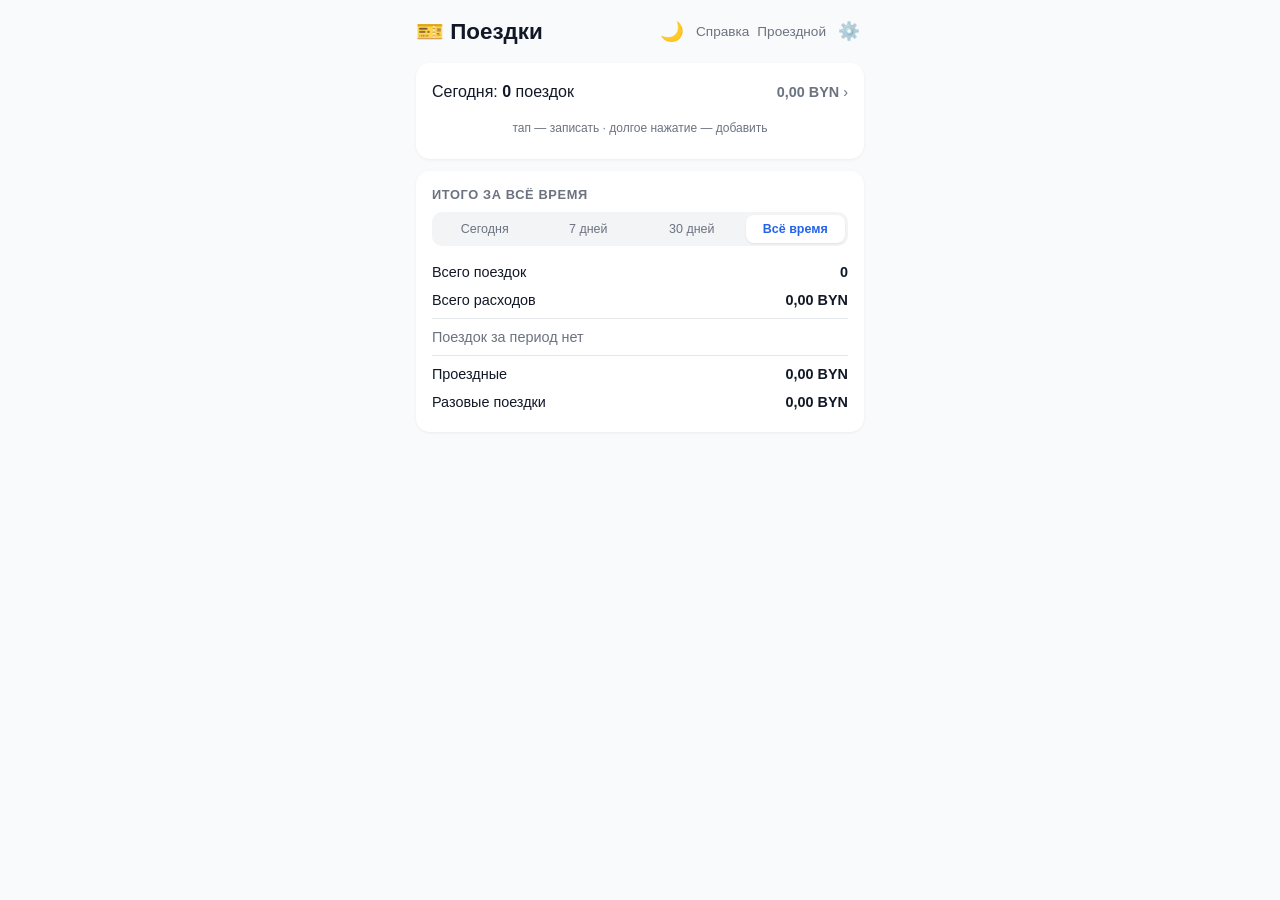
<file: index.html>
<!DOCTYPE html>
<html lang="ru">
<head>
    <meta charset="UTF-8">
    <meta name="viewport" content="width=device-width, initial-scale=1.0, user-scalable=no">
    <meta name="theme-color" content="#2563eb">
    <meta name="apple-mobile-web-app-capable" content="yes">
    <meta name="apple-mobile-web-app-status-bar-style" content="black-translucent">
    <title>Проездной</title>
    <meta http-equiv="Cache-Control" content="no-cache, no-store, must-revalidate">
    <meta http-equiv="Pragma" content="no-cache">
    <meta http-equiv="Expires" content="0">
    <link rel="manifest" href="manifest.json?v=13">
    <link rel="icon" href="data:image/svg+xml,<svg xmlns='http://www.w3.org/2000/svg' viewBox='0 0 100 100'><text y='.9em' font-size='90'>🎫</text></svg>">
    <link rel="stylesheet" href="style.css?v=13">
</head>
<body>
    <div id="app">
        <div class="screen active">
            <div class="header">
                <h1>🎫 Поездки</h1>
                <div class="header-buttons">
                    <button id="btn-theme" class="btn-theme">🌙</button>
                    <a href="help.html" class="btn-link">Справка</a>
                    <a href="pass.html" class="btn-link">Проездной</a>
                    <a href="setup.html" class="btn-header-settings">⚙️</a>
                </div>
            </div>

            <div id="pass-card" class="card pass-card hidden">
                <div id="pass-expired-banner" class="banner banner-warn hidden">Проездной истёк!</div>
                <div id="pass-lost-banner" class="banner banner-lost hidden">Проездной потерян</div>
                <div id="pass-info-text" class="pass-info-line"></div>
                <div class="progress-bar">
                    <div id="pass-progress-fill" class="progress-fill"></div>
                </div>
                <div id="pass-progress-text" class="pass-progress-text"></div>
                <div id="pass-remaining" class="pass-remaining"></div>
                <div id="pass-stats-line" class="pass-stats-line"></div>
            </div>

            <div class="card">
                <a href="journal.html" class="today-link">
                    <span>Сегодня: <strong id="today-trips">0</strong> <span id="today-trips-word">поездок</span></span>
                    <span class="today-expenses-wrap"><strong id="today-expenses">0.00 BYN</strong> ›</span>
                </a>
                <div id="trips-buttons" class="trips-buttons"></div>
                <div class="trips-hint">тап — записать · долгое нажатие — добавить</div>
            </div>

            <div class="card">
                <div class="card-title" id="stats-title">Итого</div>
                <div id="stats-period" class="period-switch">
                    <button class="period-btn" data-period="day">Сегодня</button>
                    <button class="period-btn" data-period="week">7 дней</button>
                    <button class="period-btn" data-period="month">30 дней</button>
                    <button class="period-btn" data-period="all">Всё время</button>
                </div>
                <div class="stat-row">
                    <span>Всего поездок</span>
                    <span><strong id="total-trips">0</strong></span>
                </div>
                <div class="stat-row">
                    <span>Всего расходов</span>
                    <span><strong id="total-expenses">0.00 BYN</strong></span>
                </div>
                <div class="stat-divider"></div>
                <div id="transport-stats"></div>
                <div class="stat-divider"></div>
                <div class="stat-row">
                    <span>Проездные</span>
                    <span><strong id="total-pass-expenses">0.00 BYN</strong></span>
                </div>
                <div class="stat-row">
                    <span>Разовые поездки</span>
                    <span><strong id="total-trip-expenses">0.00 BYN</strong></span>
                </div>
            </div>
        </div>

        <div id="trip-modal" class="modal">
            <div class="modal-content">
                <div class="modal-header">Добавление поездки</div>
                <div class="form-group">
                    <label>Время</label>
                    <input type="time" id="modal-time">
                </div>
                <div class="form-group">
                    <label>Транспорт</label>
                    <select id="modal-transport">
                        <option value="ground">🚌 Наземный</option>
                        <option value="metro">🚇 Метро</option>
                        <option value="carsharing">🚗 Каршеринг</option>
                        <option value="taxi">🚕 Такси</option>
                        <option value="scooter">🛴 Самокат</option>
                    </select>
                </div>
                <div class="form-group">
                    <label>Цена (BYN)</label>
                    <input type="number" id="modal-price" min="0" step="0.01">
                </div>
                <div class="form-group">
                    <label>Способ оплаты</label>
                    <select id="modal-payment"></select>
                </div>
                <div class="modal-buttons">
                    <button id="modal-cancel" class="btn-modal btn-modal-cancel">Отмена</button>
                    <button id="modal-save" class="btn-modal btn-modal-save">Сохранить</button>
                </div>
            </div>
        </div>
    </div>
    <script src="app.js?v=13"></script>
</body>
</html>
</file>
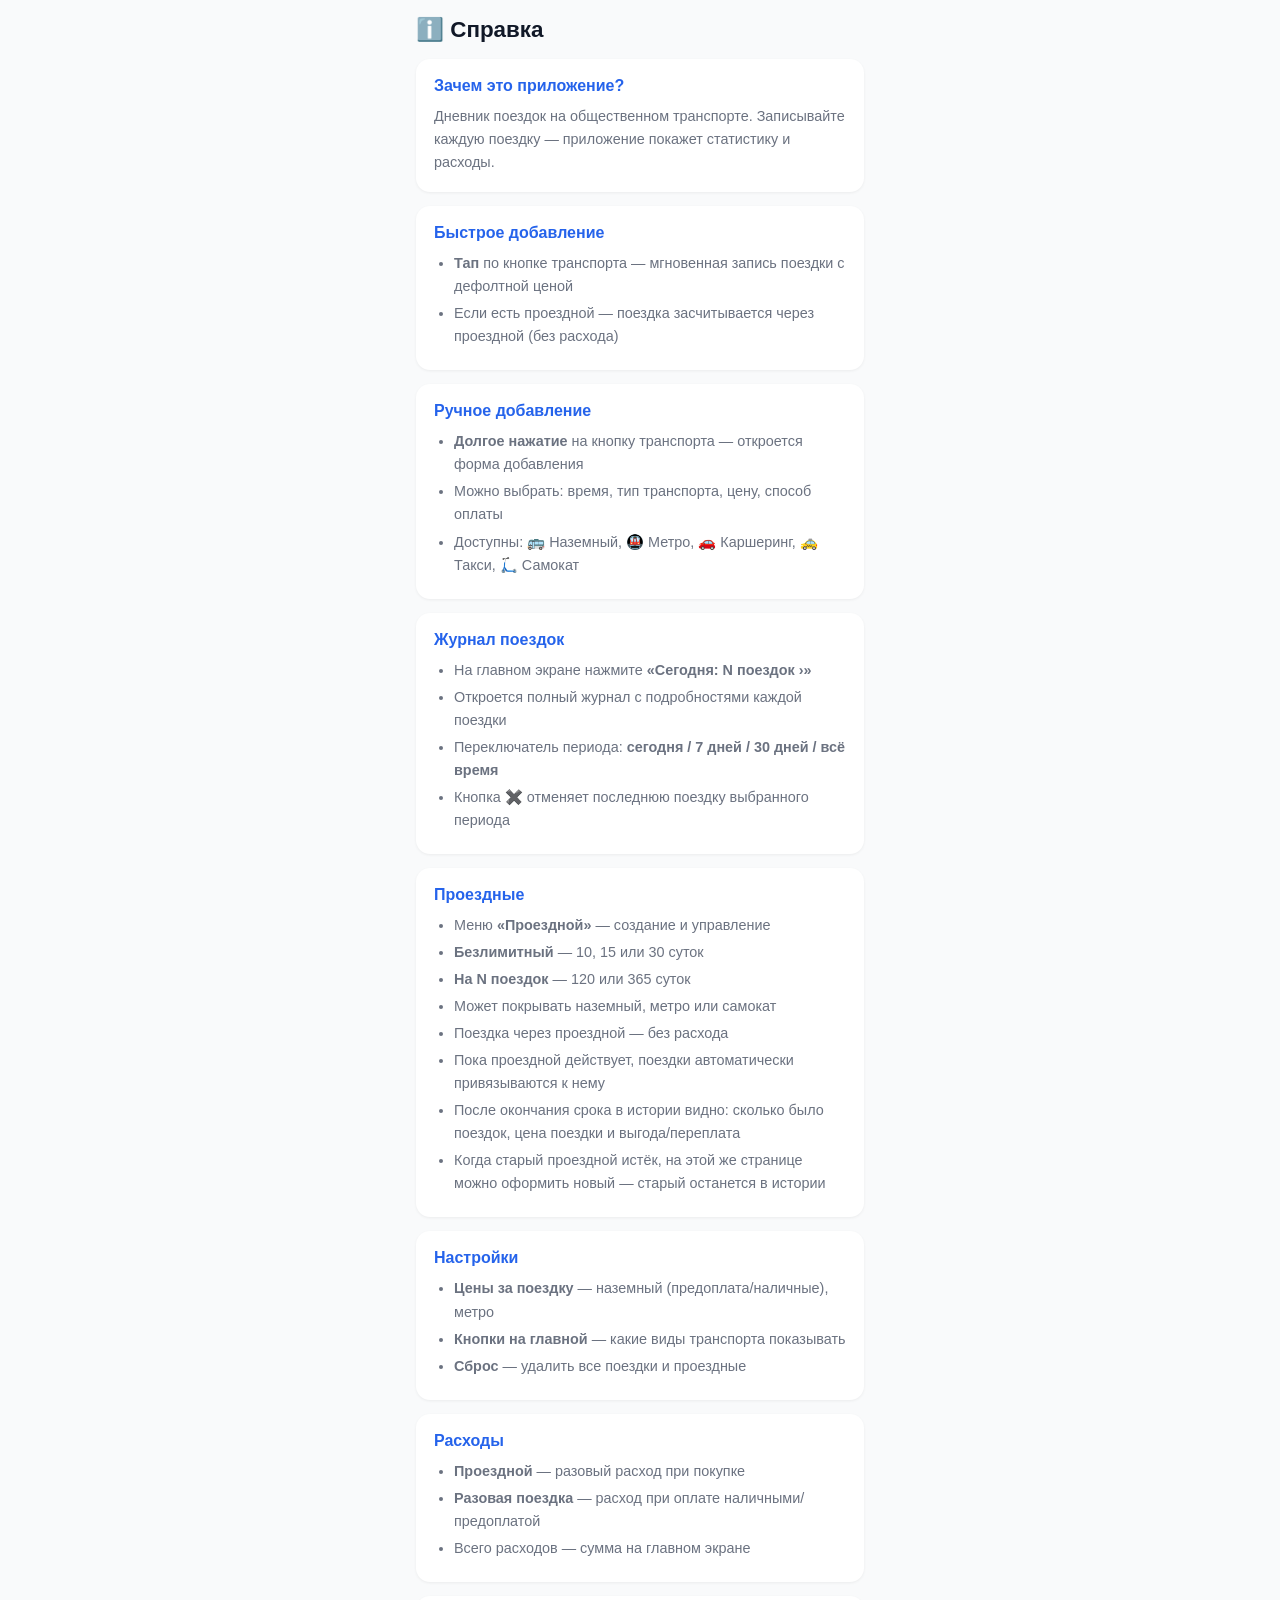
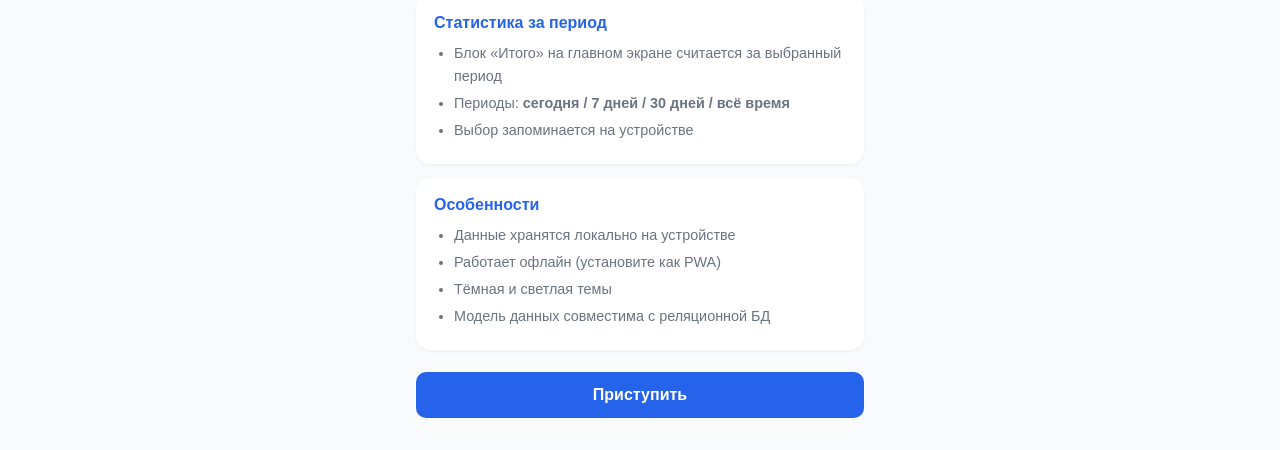
<file: help.html>
<!DOCTYPE html>
<html lang="ru">
<head>
    <meta charset="UTF-8">
    <meta name="viewport" content="width=device-width, initial-scale=1.0, user-scalable=no">
    <meta name="theme-color" content="#2563eb">
    <meta name="apple-mobile-web-app-capable" content="yes">
    <title>Справка</title>
    <link rel="manifest" href="manifest.json?v=13">
    <link rel="stylesheet" href="style.css?v=13">
    <style>
        .help-card {
            background: var(--card-bg);
            border-radius: 14px;
            padding: 18px;
            margin-bottom: 14px;
            box-shadow: 0 1px 3px rgba(0,0,0,0.06);
        }
        .help-card h3 {
            font-size: 1rem;
            margin-bottom: 10px;
            color: var(--blue);
        }
        .help-card p, .help-card li {
            font-size: 0.9rem;
            color: var(--text-secondary);
            line-height: 1.6;
        }
        .help-card ul {
            padding-left: 20px;
            margin-top: 6px;
        }
        .help-card li {
            margin-bottom: 4px;
        }
        .help-start {
            width: 100%;
            padding: 14px;
            background: var(--blue);
            color: white;
            border: none;
            border-radius: 10px;
            font-size: 1rem;
            font-weight: 600;
            cursor: pointer;
            margin-top: 8px;
        }
    </style>
</head>
<body>
    <div id="app">
        <div class="screen active">
            <div id="back-wrap">
                <a href="index.html" class="back-link" style="display:inline-block;margin-bottom:16px;color:var(--blue);text-decoration:none;font-size:0.9rem">← Назад</a>
            </div>
            <h1>ℹ️ Справка</h1>

            <div class="help-card">
                <h3>Зачем это приложение?</h3>
                <p>Дневник поездок на общественном транспорте. Записывайте каждую поездку — приложение покажет статистику и расходы.</p>
            </div>

            <div class="help-card">
                <h3>Быстрое добавление</h3>
                <ul>
                    <li><strong>Тап</strong> по кнопке транспорта — мгновенная запись поездки с дефолтной ценой</li>
                    <li>Если есть проездной — поездка засчитывается через проездной (без расхода)</li>
                </ul>
            </div>

            <div class="help-card">
                <h3>Ручное добавление</h3>
                <ul>
                    <li><strong>Долгое нажатие</strong> на кнопку транспорта — откроется форма добавления</li>
                    <li>Можно выбрать: время, тип транспорта, цену, способ оплаты</li>
                    <li>Доступны: 🚌 Наземный, 🚇 Метро, 🚗 Каршеринг, 🚕 Такси, 🛴 Самокат</li>
                </ul>
            </div>

            <div class="help-card">
                <h3>Журнал поездок</h3>
                <ul>
                    <li>На главном экране нажмите <strong>«Сегодня: N поездок ›»</strong></li>
                    <li>Откроется полный журнал с подробностями каждой поездки</li>
                    <li>Переключатель периода: <strong>сегодня / 7 дней / 30 дней / всё время</strong></li>
                    <li>Кнопка <strong>✖️</strong> отменяет последнюю поездку выбранного периода</li>
                </ul>
            </div>

            <div class="help-card">
                <h3>Проездные</h3>
                <ul>
                    <li>Меню <strong>«Проездной»</strong> — создание и управление</li>
                    <li><strong>Безлимитный</strong> — 10, 15 или 30 суток</li>
                    <li><strong>На N поездок</strong> — 120 или 365 суток</li>
                    <li>Может покрывать наземный, метро или самокат</li>
                    <li>Поездка через проездной — без расхода</li>
                    <li>Пока проездной действует, поездки автоматически привязываются к нему</li>
                    <li>После окончания срока в истории видно: сколько было поездок, цена поездки и выгода/переплата</li>
                    <li>Когда старый проездной истёк, на этой же странице можно оформить новый — старый останется в истории</li>
                </ul>
            </div>

            <div class="help-card">
                <h3>Настройки</h3>
                <ul>
                    <li><strong>Цены за поездку</strong> — наземный (предоплата/наличные), метро</li>
                    <li><strong>Кнопки на главной</strong> — какие виды транспорта показывать</li>
                    <li><strong>Сброс</strong> — удалить все поездки и проездные</li>
                </ul>
            </div>

            <div class="help-card">
                <h3>Расходы</h3>
                <ul>
                    <li><strong>Проездной</strong> — разовый расход при покупке</li>
                    <li><strong>Разовая поездка</strong> — расход при оплате наличными/предоплатой</li>
                    <li>Всего расходов — сумма на главном экране</li>
                </ul>
            </div>

            <div class="help-card">
                <h3>Статистика за период</h3>
                <ul>
                    <li>Блок «Итого» на главном экране считается за выбранный период</li>
                    <li>Периоды: <strong>сегодня / 7 дней / 30 дней / всё время</strong></li>
                    <li>Выбор запоминается на устройстве</li>
                </ul>
            </div>

            <div class="help-card">
                <h3>Особенности</h3>
                <ul>
                    <li>Данные хранятся локально на устройстве</li>
                    <li>Работает офлайн (установите как PWA)</li>
                    <li>Тёмная и светлая темы</li>
                    <li>Модель данных совместима с реляционной БД</li>
                </ul>
            </div>

            <button id="btn-start" class="help-start hidden">Приступить</button>
        </div>
    </div>
    <script>
        (function() {
            const THEME_KEY = 'transit_theme';
            const HELP_KEY = 'transit_help_seen';
            const saved = localStorage.getItem(THEME_KEY) || 'light';
            document.documentElement.setAttribute('data-theme', saved);

            const btn = document.getElementById('btn-start');
            const backWrap = document.getElementById('back-wrap');

            if (!localStorage.getItem(HELP_KEY)) {
                btn.classList.remove('hidden');
                backWrap.classList.add('hidden');
                btn.addEventListener('click', function() {
                    localStorage.setItem(HELP_KEY, '1');
                    window.location.href = 'index.html';
                });
            }

            document.getElementById('btn-theme').addEventListener('click', function() {
                const current = document.documentElement.getAttribute('data-theme');
                const next = current === 'dark' ? 'light' : 'dark';
                localStorage.setItem(THEME_KEY, next);
                document.documentElement.setAttribute('data-theme', next);
                this.textContent = next === 'dark' ? '☀️' : '🌙';
            });
        })();
    </script>
</body>
</html>
</file>
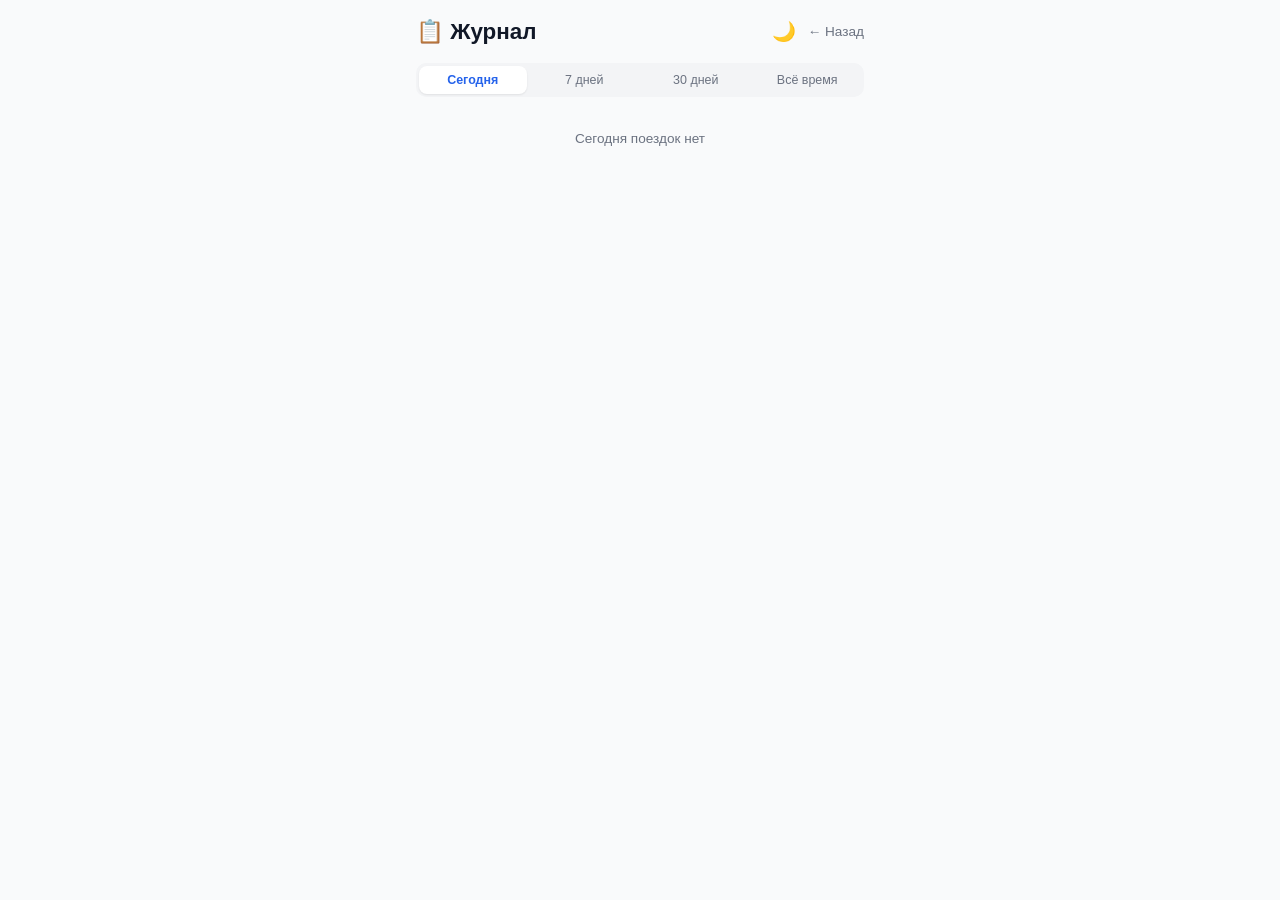
<file: journal.html>
<!DOCTYPE html>
<html lang="ru">
<head>
    <meta charset="UTF-8">
    <meta name="viewport" content="width=device-width, initial-scale=1.0, user-scalable=no">
    <meta name="theme-color" content="#2563eb">
    <meta name="apple-mobile-web-app-capable" content="yes">
    <title>Журнал поездок</title>
    <link rel="manifest" href="manifest.json?v=13">
    <link rel="icon" href="data:image/svg+xml,<svg xmlns='http://www.w3.org/2000/svg' viewBox='0 0 100 100'><text y='.9em' font-size='90'>🎫</text></svg>">
    <meta http-equiv="Cache-Control" content="no-cache, no-store, must-revalidate">
    <meta http-equiv="Pragma" content="no-cache">
    <meta http-equiv="Expires" content="0">
    <link rel="stylesheet" href="style.css?v=13">
</head>
<body>
    <div id="app">
        <div class="screen active">
            <div class="header">
                <h1>📋 Журнал</h1>
                <div class="header-buttons">
                    <button id="btn-theme" class="btn-theme">🌙</button>
                    <a href="index.html" class="btn-link">← Назад</a>
                </div>
            </div>

            <div id="journal-period" class="period-switch">
                <button class="period-btn" data-period="day">Сегодня</button>
                <button class="period-btn" data-period="week">7 дней</button>
                <button class="period-btn" data-period="month">30 дней</button>
                <button class="period-btn" data-period="all">Всё время</button>
            </div>

            <div id="journal-summary" class="journal-summary"></div>

            <button id="btn-undo" class="btn-undo-inline hidden">✖️ отменить последнюю поездку</button>

            <div id="journal-empty" class="no-trips">Пока нет поездок</div>
            <div id="journal-list" class="card hidden"></div>
        </div>
    </div>
    <script src="journal.js?v=13"></script>
</body>
</html>
</file>
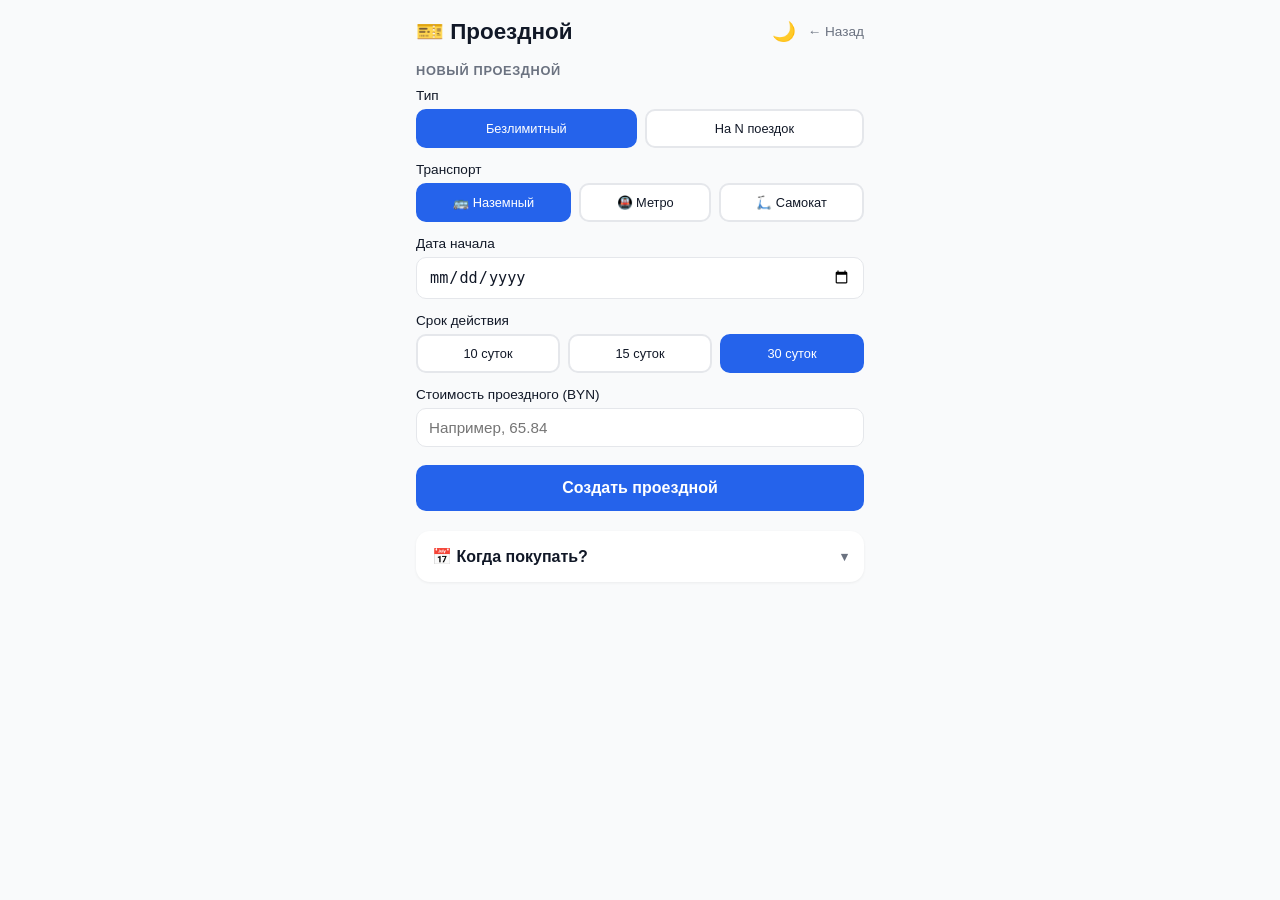
<file: pass.html>
<!DOCTYPE html>
<html lang="ru">
<head>
    <meta charset="UTF-8">
    <meta name="viewport" content="width=device-width, initial-scale=1.0, user-scalable=no">
    <meta name="theme-color" content="#2563eb">
    <meta name="apple-mobile-web-app-capable" content="yes">
    <title>Проездной</title>
    <link rel="manifest" href="manifest.json?v=13">
    <link rel="icon" href="data:image/svg+xml,<svg xmlns='http://www.w3.org/2000/svg' viewBox='0 0 100 100'><text y='.9em' font-size='90'>🎫</text></svg>">
    <meta http-equiv="Cache-Control" content="no-cache, no-store, must-revalidate">
    <meta http-equiv="Pragma" content="no-cache">
    <meta http-equiv="Expires" content="0">
    <link rel="stylesheet" href="style.css?v=13">
</head>
<body>
    <div id="app">
        <div class="screen active">
            <div class="header">
                <h1>🎫 Проездной</h1>
                <div class="header-buttons">
                    <button id="btn-theme" class="btn-theme">🌙</button>
                    <a href="index.html" class="btn-link">← Назад</a>
                </div>
            </div>

            <div id="pass-active-card" class="card hidden">
                <div id="pass-expired-banner" class="banner banner-warn hidden">Проездной истёк!</div>
                <div id="pass-lost-banner" class="banner banner-lost hidden">Проездной потерян</div>
                <div class="pass-header-row">
                    <div id="pass-info-text" class="pass-info-line"></div>
                    <button id="btn-pass-settings" class="btn-pass-settings hidden">⚙️</button>
                </div>
                <div class="progress-bar">
                    <div id="pass-progress-fill" class="progress-fill"></div>
                </div>
                <div id="pass-progress-text" class="pass-progress-text"></div>
                <div id="pass-remaining" class="pass-remaining"></div>
                <div id="pass-trips-stats" class="pass-stats-line"></div>
                <div id="pass-settings-menu" class="pass-settings-menu hidden">
                    <button id="btn-lose-pass" class="pass-settings-item pass-settings-lost">Потерян</button>
                    <button id="btn-restore-pass" class="pass-settings-item pass-settings-restore hidden">Восстановить</button>
                    <button id="btn-delete-pass" class="pass-settings-item pass-settings-delete">Удалить</button>
                </div>
            </div>

            <div id="pass-create-section">
                <div class="section-title">Новый проездной</div>

                <div class="form-group">
                    <label>Тип</label>
                    <div class="pass-type-buttons">
                        <button class="pass-type-btn selected" data-type="unlimited">Безлимитный</button>
                        <button class="pass-type-btn" data-type="fixed">На N поездок</button>
                    </div>
                </div>

                <div class="form-group">
                    <label>Транспорт</label>
                    <div class="transport-buttons">
                        <button class="transport-btn selected" data-transport="ground">🚌 Наземный</button>
                        <button class="transport-btn" data-transport="metro">🚇 Метро</button>
                        <button class="transport-btn" data-transport="scooter">🛴 Самокат</button>
                    </div>
                </div>

                <div class="form-group">
                    <label>Дата начала</label>
                    <input type="date" id="start-date">
                </div>

                <div id="duration-unlimited" class="form-group">
                    <label>Срок действия</label>
                    <div class="duration-buttons">
                        <button class="duration-btn" data-days="10">10 суток</button>
                        <button class="duration-btn" data-days="15">15 суток</button>
                        <button class="duration-btn selected" data-days="30">30 суток</button>
                    </div>
                </div>

                <div id="duration-fixed" class="form-group hidden">
                    <label>Срок действия</label>
                    <div class="duration-buttons">
                        <button class="duration-btn" data-days="120">120 суток</button>
                        <button class="duration-btn" data-days="365">365 суток</button>
                    </div>
                </div>

                <div id="total-trips-group" class="form-group hidden">
                    <label>Количество поездок</label>
                    <input type="number" id="total-trips-input" placeholder="Например, 60" min="1">
                </div>

                <div class="form-group">
                    <label>Стоимость проездного (BYN)</label>
                    <input type="number" id="pass-price" placeholder="Например, 65.84" min="0.01" step="0.01">
                </div>

                <button id="btn-create-pass" class="btn-primary">Создать проездной</button>

                <div class="card" id="plan-card" style="margin-top:12px">
                    <div class="calc-summary" id="plan-header">
                        <span>📅 Когда покупать?</span>
                        <span class="calc-expand">▾</span>
                    </div>
                    <div class="calc-details hidden" id="plan-dates"></div>
                </div>
            </div>

            <div id="pass-history-section" class="hidden">
                <div class="section-title" style="margin-top: 24px;">История</div>
                <div id="pass-history-list" class="card"></div>
            </div>
        </div>
    </div>
    <script src="pass.js?v=13"></script>
</body>
</html>
</file>
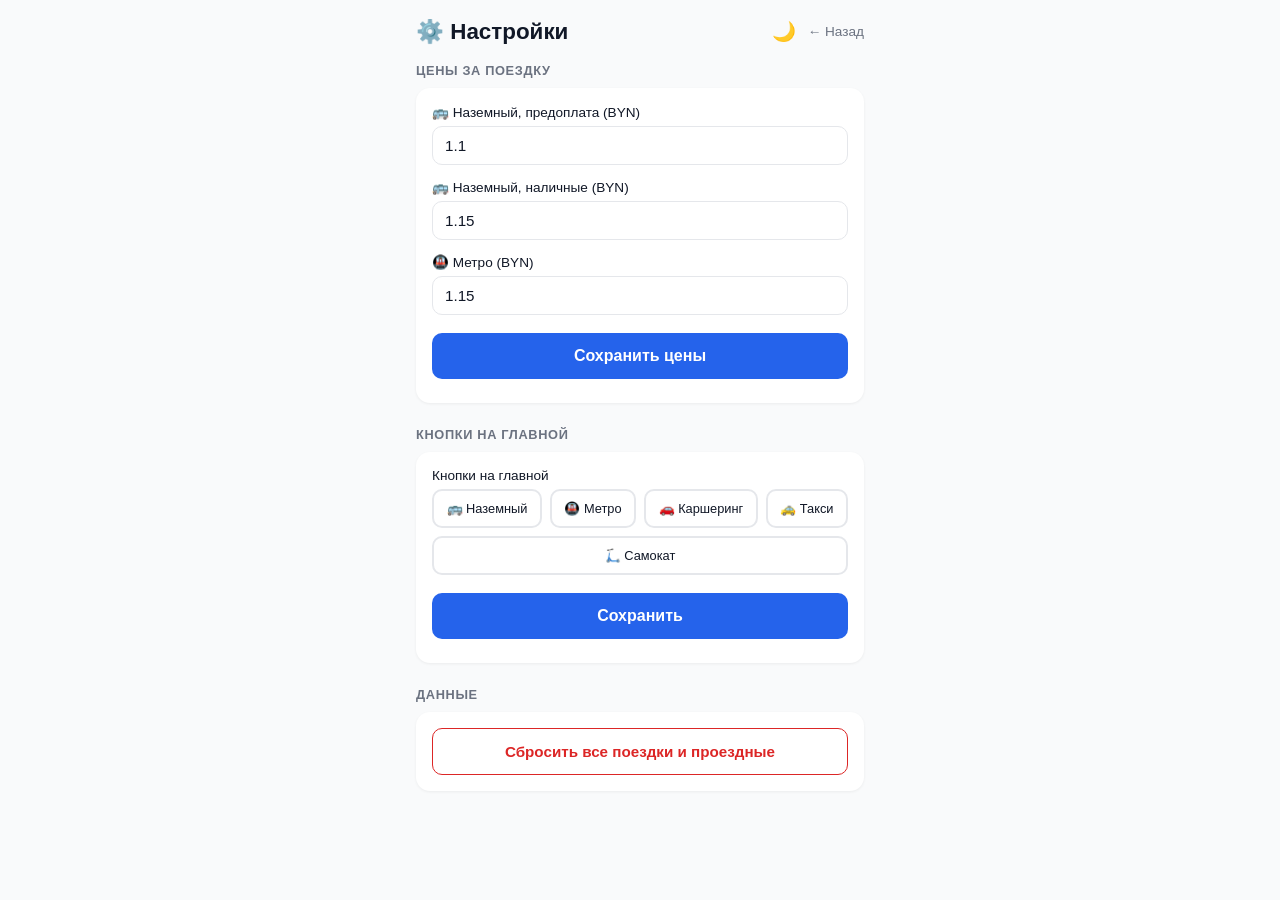
<file: setup.html>
<!DOCTYPE html>
<html lang="ru">
<head>
    <meta charset="UTF-8">
    <meta name="viewport" content="width=device-width, initial-scale=1.0, user-scalable=no">
    <meta name="theme-color" content="#2563eb">
    <meta name="apple-mobile-web-app-capable" content="yes">
    <title>Настройки</title>
    <link rel="manifest" href="manifest.json?v=13">
    <link rel="icon" href="data:image/svg+xml,<svg xmlns='http://www.w3.org/2000/svg' viewBox='0 0 100 100'><text y='.9em' font-size='90'>🎫</text></svg>">
    <meta http-equiv="Cache-Control" content="no-cache, no-store, must-revalidate">
    <meta http-equiv="Pragma" content="no-cache">
    <meta http-equiv="Expires" content="0">
    <link rel="stylesheet" href="style.css?v=13">
</head>
<body>
    <div id="app">
        <div class="screen active">
            <div class="header">
                <h1>⚙️ Настройки</h1>
                <div class="header-buttons">
                    <button id="btn-theme" class="btn-theme">🌙</button>
                    <a href="index.html" class="btn-link">← Назад</a>
                </div>
            </div>

            <div class="section-title">Цены за поездку</div>

            <div class="card">
                <div class="form-group">
                    <label>🚌 Наземный, предоплата (BYN)</label>
                    <input type="number" id="price-ground-prepaid" min="0" step="0.01">
                </div>
                <div class="form-group">
                    <label>🚌 Наземный, наличные (BYN)</label>
                    <input type="number" id="price-ground-cash" min="0" step="0.01">
                </div>
                <div class="form-group">
                    <label>🚇 Метро (BYN)</label>
                    <input type="number" id="price-metro" min="0" step="0.01">
                </div>
                <button id="btn-save-prices" class="btn-primary">Сохранить цены</button>
            </div>

            <div class="section-title" style="margin-top: 24px;">Кнопки на главной</div>

            <div class="card">
                <div class="form-group">
                    <label>Кнопки на главной</label>
                    <div class="transport-buttons" id="optional-transports">
                        <button class="transport-btn" data-transport="ground">🚌 Наземный</button>
                        <button class="transport-btn" data-transport="metro">🚇 Метро</button>
                        <button class="transport-btn" data-transport="carsharing">🚗 Каршеринг</button>
                        <button class="transport-btn" data-transport="taxi">🚕 Такси</button>
                        <button class="transport-btn" data-transport="scooter">🛴 Самокат</button>
                    </div>
                </div>
                <button id="btn-save-transports" class="btn-primary">Сохранить</button>
            </div>

            <div class="section-title" style="margin-top: 24px;">Данные</div>

            <div class="card">
                <button id="btn-reset" class="btn-reset">Сбросить все поездки и проездные</button>
            </div>
        </div>
    </div>
    <script src="setup.js?v=13"></script>
</body>
</html>
</file>
<file: style.css>
* {
    margin: 0;
    padding: 0;
    box-sizing: border-box;
}

.hidden {
    display: none !important;
}

:root {
    --blue: #2563eb;
    --green: #16a34a;
    --red: #dc2626;
    --gray: #6b7280;
    --yellow: #f59e0b;
    --light-gray: #f3f4f6;
    --border: #e5e7eb;
    --bg: #f9fafb;
    --card-bg: #ffffff;
    --text: #111827;
    --text-secondary: #6b7280;
}

[data-theme="dark"] {
    --blue: #3b82f6;
    --green: #22c55e;
    --red: #ef4444;
    --gray: #9ca3af;
    --yellow: #fbbf24;
    --light-gray: #374151;
    --border: #4b5563;
    --bg: #111827;
    --card-bg: #1f2937;
    --text: #f9fafb;
    --text-secondary: #9ca3af;
}

body {
    font-family: -apple-system, BlinkMacSystemFont, 'Segoe UI', Roboto, sans-serif;
    background: var(--bg);
    color: var(--text);
    min-height: 100dvh;
    -webkit-tap-highlight-color: transparent;
}

#app {
    max-width: 480px;
    margin: 0 auto;
    padding: 16px;
    padding-bottom: 32px;
}

.screen {
    display: none;
}

.screen.active {
    display: block;
}

h1 {
    font-size: 1.4rem;
    margin-bottom: 16px;
}

.header {
    display: flex;
    justify-content: space-between;
    align-items: center;
    gap: 8px;
    flex-wrap: wrap;
    margin-bottom: 16px;
}

.header-buttons {
    display: flex;
    align-items: center;
    flex-wrap: wrap;
    justify-content: flex-end;
    gap: 8px;
    margin-left: auto;
}

.header h1 {
    margin-bottom: 0;
    white-space: nowrap;
    flex-shrink: 0;
    font-size: clamp(1.15rem, 5.2vw, 1.4rem);
}

@media (max-width: 400px) {
    .header {
        gap: 4px 8px;
    }

    .header-buttons {
        gap: 6px;
    }

    .btn-link {
        font-size: 0.8rem;
    }
}

.btn-link {
    background: none;
    border: none;
    color: var(--text-secondary);
    font-size: 0.85rem;
    cursor: pointer;
    text-decoration: none;
}

.btn-theme {
    background: none;
    border: none;
    font-size: 1.2rem;
    cursor: pointer;
    padding: 4px;
}

.btn-header-settings {
    background: none;
    border: none;
    font-size: 1.1rem;
    cursor: pointer;
    padding: 2px 4px;
    text-decoration: none;
    opacity: 0.6;
    transition: opacity 0.15s;
}

.btn-header-settings:hover {
    opacity: 1;
}

.section-title {
    font-size: 0.8rem;
    font-weight: 600;
    text-transform: uppercase;
    letter-spacing: 0.05em;
    color: var(--text-secondary);
    margin-bottom: 10px;
}

.card {
    background: var(--card-bg);
    border-radius: 14px;
    padding: 16px;
    margin-bottom: 12px;
    box-shadow: 0 1px 3px rgba(0,0,0,0.06);
}

.card-title {
    font-size: 0.8rem;
    font-weight: 600;
    text-transform: uppercase;
    letter-spacing: 0.05em;
    color: var(--text-secondary);
    margin-bottom: 10px;
}

.period-switch {
    display: flex;
    gap: 4px;
    background: var(--light-gray);
    border-radius: 10px;
    padding: 3px;
    margin-bottom: 12px;
}

.period-btn {
    flex: 1 1 0;
    border: none;
    background: none;
    color: var(--text-secondary);
    font-family: inherit;
    font-size: 0.78rem;
    font-weight: 500;
    padding: 7px 2px;
    border-radius: 8px;
    cursor: pointer;
    white-space: nowrap;
    transition: background 0.15s, color 0.15s;
}

.period-btn.selected {
    background: var(--card-bg);
    color: var(--blue);
    font-weight: 600;
    box-shadow: 0 1px 2px rgba(0,0,0,0.08);
}

.stat-empty {
    color: var(--text-secondary);
    font-size: 0.85rem;
}

.banner {
    padding: 10px 14px;
    border-radius: 10px;
    text-align: center;
    font-weight: 600;
    font-size: 0.9rem;
    margin-bottom: 12px;
}

.banner-warn {
    background: #fef3c7;
    color: #92400e;
}

.banner-lost {
    background: #fee2e2;
    color: #991b1b;
}

[data-theme="dark"] .banner-warn {
    background: #451a03;
    color: #fbbf24;
}

[data-theme="dark"] .banner-lost {
    background: #450a0a;
    color: #fca5a5;
}

.pass-card .pass-info-line {
    text-align: center;
    font-size: 0.95rem;
    font-weight: 600;
    margin-bottom: 10px;
}

.progress-bar {
    width: 100%;
    height: 8px;
    background: var(--light-gray);
    border-radius: 4px;
    overflow: hidden;
    margin-bottom: 8px;
}

.progress-fill {
    height: 100%;
    background: var(--blue);
    border-radius: 4px;
    transition: width 0.3s;
    width: 0%;
}

.pass-progress-text {
    text-align: center;
    font-size: 0.85rem;
    font-weight: 600;
    margin-bottom: 4px;
}

.pass-remaining {
    text-align: center;
    font-size: 0.8rem;
    color: var(--text-secondary);
    margin-bottom: 10px;
}

.pass-stats-line {
    text-align: center;
    font-size: 0.78rem;
    color: var(--text-secondary);
    line-height: 1.4;
    margin-bottom: 10px;
    padding-top: 8px;
    border-top: 1px solid var(--border);
}

.pass-history-item {
    padding: 12px 0;
    border-top: 1px solid var(--border);
}

.pass-history-item:first-child {
    padding-top: 0;
    border-top: none;
}

.pass-history-item:last-child {
    padding-bottom: 0;
}

.pass-history-dates,
.pass-history-status {
    font-size: 0.8rem;
    color: var(--text-secondary);
}

.pass-history-stats {
    display: flex;
    justify-content: space-between;
    gap: 8px;
    flex-wrap: wrap;
    font-size: 0.8rem;
    color: var(--text-secondary);
    padding-top: 6px;
}

.saving-good {
    color: var(--green);
    font-weight: 600;
}

.saving-bad {
    color: var(--red);
    font-weight: 600;
}

.pass-header-row {
    display: flex;
    justify-content: space-between;
    align-items: center;
    margin-bottom: 10px;
}

.pass-header-row .pass-info-line {
    text-align: left;
    margin-bottom: 0;
}

.btn-pass-settings {
    background: none;
    border: none;
    font-size: 1.1rem;
    cursor: pointer;
    padding: 2px 4px;
    opacity: 0.5;
    transition: opacity 0.15s;
}

.btn-pass-settings:hover {
    opacity: 1;
}

.pass-settings-menu {
    display: flex;
    flex-direction: column;
    gap: 4px;
    margin-top: 10px;
    padding-top: 10px;
    border-top: 1px solid var(--border);
}

.pass-settings-item {
    width: 100%;
    padding: 10px;
    border: none;
    border-radius: 8px;
    background: none;
    text-align: left;
    font-size: 0.9rem;
    cursor: pointer;
    transition: background 0.15s;
}

.pass-settings-item:active {
    background: var(--light-gray);
}

.pass-settings-lost {
    color: var(--red);
}

.pass-settings-restore {
    color: var(--green);
}

.pass-settings-delete {
    color: var(--red);
}

.btn-pass-action {
    padding: 6px 14px;
    border: 1px solid var(--border);
    border-radius: 8px;
    background: var(--card-bg);
    color: var(--text-secondary);
    font-size: 0.8rem;
    cursor: pointer;
}

.btn-pass-lost {
    color: var(--red);
    border-color: var(--red);
}

.btn-pass-restore {
    color: var(--green);
    border-color: var(--green);
}

.btn-pass-delete {
    color: var(--red);
    border-color: var(--red);
}

.trips-today {
    display: flex;
    justify-content: space-between;
    align-items: center;
    font-size: 0.95rem;
    margin-bottom: 12px;
}

.trips-buttons {
    display: flex;
    flex-wrap: wrap;
    gap: 10px;
    margin-bottom: 8px;
}

.btn-trip-add {
    flex: 1 1 auto;
    display: flex;
    align-items: center;
    justify-content: center;
    padding: 18px 12px;
    border: 2px solid var(--blue);
    border-radius: 14px;
    background: var(--card-bg);
    color: var(--blue);
    font-size: 1.1rem;
    font-weight: 600;
    cursor: pointer;
    transition: all 0.15s;
    user-select: none;
    -webkit-user-select: none;
}

.btn-trip-add:active {
    background: var(--blue);
    color: white;
}

.trips-hint {
    text-align: center;
    font-size: 0.75rem;
    color: var(--text-secondary);
    margin-bottom: 8px;
}

.btn-undo-inline {
    background: none;
    border: none;
    color: var(--red);
    font-size: 0.85rem;
    cursor: pointer;
    padding: 6px;
    display: block;
    margin: 0 auto;
}

.journal-list {
    display: flex;
    flex-direction: column;
    gap: 2px;
}

.journal-summary {
    display: flex;
    justify-content: space-between;
    align-items: baseline;
    gap: 8px;
    font-size: 0.9rem;
    color: var(--text-secondary);
    padding: 0 2px 10px;
    flex-wrap: wrap;
}

.journal-summary strong {
    color: var(--text);
}

.journal-summary-pass {
    color: var(--text-secondary);
    font-size: 0.8rem;
}

.journal-day-title {
    font-size: 0.75rem;
    font-weight: 600;
    text-transform: uppercase;
    letter-spacing: 0.04em;
    color: var(--text-secondary);
    padding: 12px 0 4px;
    border-bottom: 1px solid var(--border);
}

.journal-day-title:first-child {
    padding-top: 0;
}

.journal-row {
    display: grid;
    grid-template-columns: 50px 1fr 80px 70px;
    gap: 6px;
    padding: 8px 0;
    font-size: 0.85rem;
    border-bottom: 1px solid var(--light-gray);
    align-items: center;
}

.journal-row:last-child {
    border-bottom: none;
}

.journal-time {
    color: var(--text-secondary);
}

.journal-transport {
    font-weight: 500;
}

.journal-payment {
    color: var(--text-secondary);
    font-size: 0.8rem;
}

.journal-price {
    text-align: right;
    font-weight: 500;
}

.no-trips {
    text-align: center;
    color: var(--text-secondary);
    font-size: 0.85rem;
    padding: 12px 0;
}

.today-link {
    display: flex;
    justify-content: space-between;
    align-items: center;
    font-size: 1rem;
    color: var(--text);
    text-decoration: none;
    padding: 4px 0 12px;
}

.today-expenses-wrap {
    color: var(--text-secondary);
    font-size: 0.9rem;
}

.stat-row {
    display: flex;
    justify-content: space-between;
    padding: 6px 0;
    font-size: 0.9rem;
}

.stat-divider {
    height: 1px;
    background: var(--border);
    margin: 4px 0;
}

.modal {
    display: none;
    position: fixed;
    inset: 0;
    background: rgba(0,0,0,0.4);
    z-index: 100;
    align-items: flex-end;
    justify-content: center;
}

.modal.active {
    display: flex;
}

.modal-content {
    background: var(--card-bg);
    border-radius: 16px 16px 0 0;
    padding: 20px;
    width: 100%;
    max-width: 480px;
    animation: slideUp 0.2s ease;
}

@keyframes slideUp {
    from { transform: translateY(100%); }
    to { transform: translateY(0); }
}

.modal-header {
    font-size: 1rem;
    font-weight: 600;
    margin-bottom: 16px;
    text-align: center;
}

.modal-buttons {
    display: flex;
    gap: 10px;
    margin-top: 16px;
}

.btn-modal {
    flex: 1;
    padding: 12px;
    border: none;
    border-radius: 10px;
    font-size: 0.95rem;
    font-weight: 600;
    cursor: pointer;
}

.btn-modal-cancel {
    background: var(--light-gray);
    color: var(--text);
}

.btn-modal-save {
    background: var(--blue);
    color: white;
}

.form-group {
    margin-bottom: 14px;
}

.form-group label {
    display: block;
    font-weight: 500;
    margin-bottom: 6px;
    font-size: 0.85rem;
}

.form-group input[type="date"],
.form-group input[type="number"],
.form-group input[type="time"],
.form-group select {
    width: 100%;
    padding: 10px 12px;
    border: 1px solid var(--border);
    border-radius: 10px;
    font-size: 0.95rem;
    background: var(--card-bg);
    color: var(--text);
    -webkit-appearance: none;
}

.pass-type-buttons,
.transport-buttons,
.duration-buttons {
    display: flex;
    flex-wrap: wrap;
    gap: 8px;
}

.pass-type-btn,
.transport-btn,
.duration-btn {
    flex: 1 1 auto;
    min-width: 0;
    padding: 10px 6px;
    border: 2px solid var(--border);
    border-radius: 10px;
    background: var(--card-bg);
    color: var(--text);
    font-size: 0.8rem;
    font-weight: 500;
    cursor: pointer;
    transition: all 0.15s;
}

.pass-type-btn.selected,
.transport-btn.selected,
.duration-btn.selected {
    border-color: var(--blue);
    background: var(--blue);
    color: white;
}

.btn-primary {
    width: 100%;
    padding: 14px;
    background: var(--blue);
    color: white;
    border: none;
    border-radius: 10px;
    font-size: 1rem;
    font-weight: 600;
    cursor: pointer;
    margin-top: 4px;
    margin-bottom: 8px;
}

.btn-secondary {
    width: 100%;
    padding: 12px;
    background: none;
    color: var(--text-secondary);
    border: 1px solid var(--border);
    border-radius: 10px;
    font-size: 0.9rem;
    cursor: pointer;
    margin-bottom: 16px;
}

.ad-block {
    margin-top: 16px;
    text-align: center;
}

.btn-reset {
    width: 100%;
    padding: 14px;
    background: none;
    color: var(--red);
    border: 1px solid var(--red);
    border-radius: 10px;
    font-size: 0.95rem;
    font-weight: 600;
    cursor: pointer;
}

.plan-row {
    display: flex;
    justify-content: space-between;
    align-items: center;
    gap: 10px;
    padding: 8px 0;
    font-size: 0.9rem;
    border-bottom: 1px solid var(--light-gray);
}

.plan-row:last-child {
    border-bottom: none;
}

.plan-label {
    font-weight: 600;
    color: var(--green);
    min-width: 100px;
}

.plan-date {
    color: var(--text);
    font-weight: 500;
}

.plan-count {
    color: var(--text-secondary);
    font-size: 0.8rem;
}

.plan-section {
    padding: 10px 0;
    border-bottom: 1px solid var(--border);
}

.plan-section:last-child {
    border-bottom: none;
}

.plan-section-title {
    font-size: 0.9rem;
    font-weight: 700;
    color: var(--text);
    margin-bottom: 6px;
}

.plan-current .plan-section-title {
    color: var(--blue);
}

.calc-summary {
    display: flex;
    justify-content: space-between;
    align-items: center;
    cursor: pointer;
    font-size: 1rem;
    font-weight: 600;
}

.calc-expand {
    font-size: 0.8rem;
    color: var(--text-secondary);
}

.calc-details.hidden {
    display: none;
}
</file>
